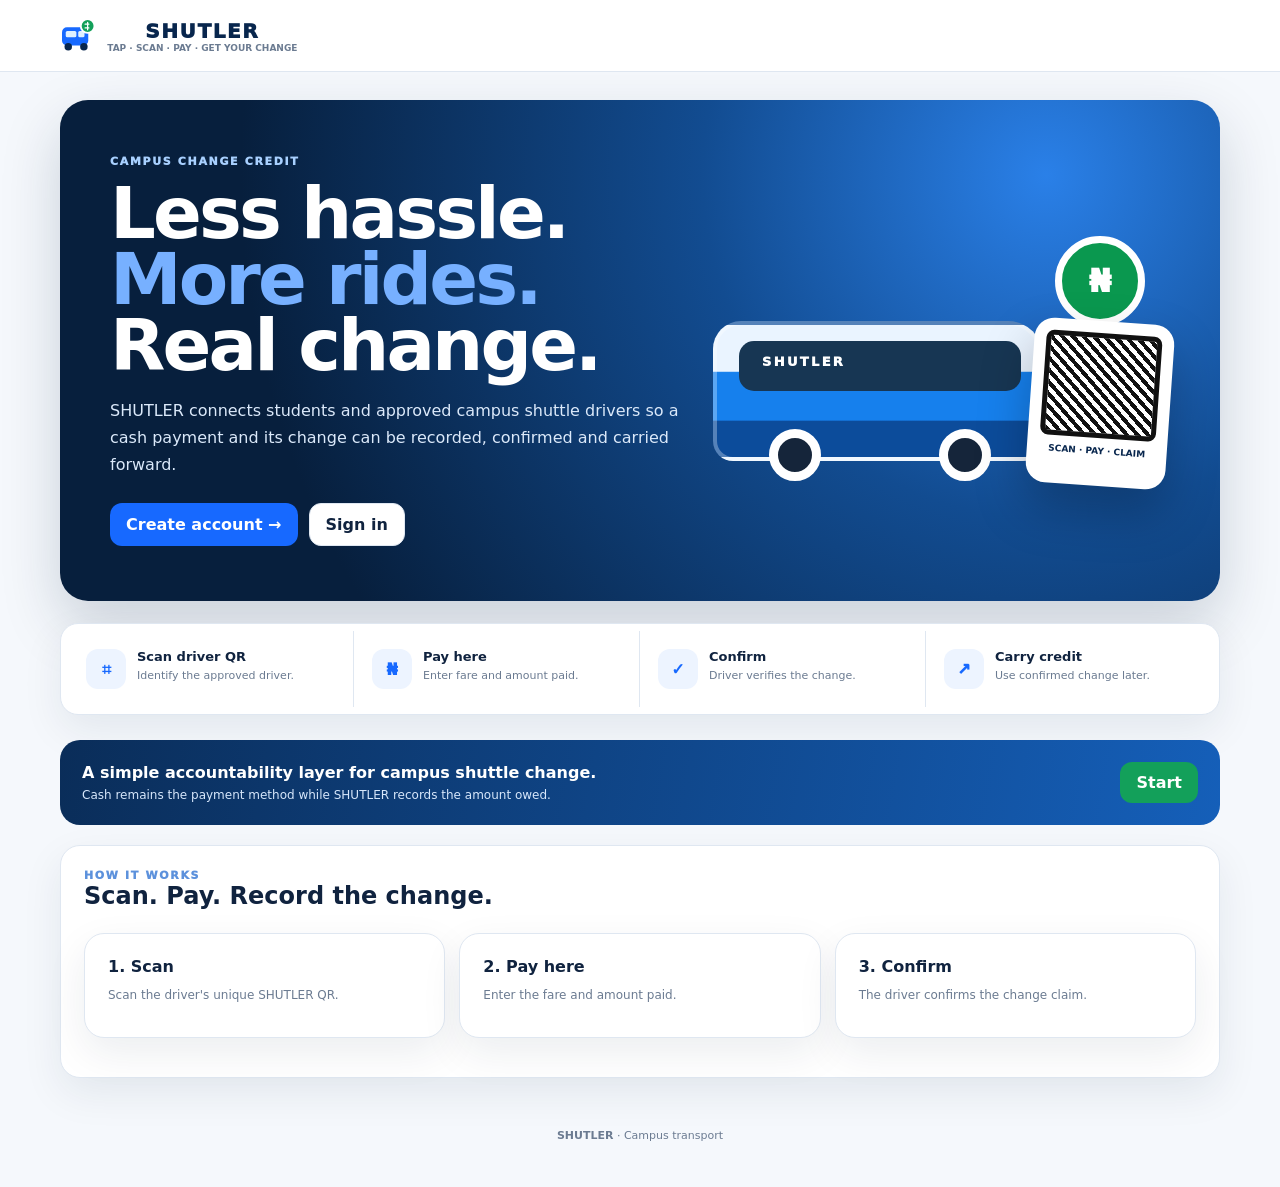
<file: index.html.html>
<!DOCTYPE html>
<html lang="en">
<head>
<meta charset="UTF-8">
<meta name="viewport" content="width=device-width,initial-scale=1">
<meta name="theme-color" content="#08264d">
<title>SHUTLER — Campus Change Credit</title>
<style>
:root{--navy:#08264d;--blue:#1769ff;--green:#13a05a;--red:#d64545;--bg:#f5f8fc;--card:#fff;--text:#10233f;--muted:#6b7b91;--line:#dfe7f1;--shadow:0 15px 40px rgba(15,39,70,.08)}
*{box-sizing:border-box}body{margin:0;background:var(--bg);color:var(--text);font-family:Inter,system-ui,-apple-system,BlinkMacSystemFont,"Segoe UI",sans-serif}button,input,select,textarea{font:inherit}button{cursor:pointer}.hidden{display:none!important}.shell{width:min(1160px,92%);margin:auto}.top{height:72px;background:#fff;border-bottom:1px solid var(--line);display:flex;align-items:center;justify-content:space-between;padding:0 4%;position:sticky;top:0;z-index:20}.brand{border:0;background:transparent;display:flex;align-items:center;gap:10px;color:var(--navy)}.brand-mark{width:40px}.brand-name{font-weight:950;letter-spacing:.08em;font-size:20px}.brand-tag{display:block;font-size:9px;color:var(--muted);font-weight:800}.top-actions{display:flex;align-items:center;gap:9px}.role-pill{padding:8px 12px;border-radius:999px;background:#eef4fb;font-size:12px;font-weight:850}.avatar{width:38px;height:38px;border-radius:50%;display:grid;place-items:center;background:var(--navy);color:#fff;font-weight:900}.btn{border:0;border-radius:12px;padding:11px 16px;font-weight:850;display:inline-flex;align-items:center;justify-content:center;gap:8px}.btn:disabled{opacity:.5;cursor:not-allowed}.primary{background:var(--navy);color:#fff}.blue{background:var(--blue);color:#fff}.green{background:var(--green);color:#fff}.outline{background:#fff;border:1px solid var(--line);color:var(--text)}.soft{background:#edf4ff;color:#1551b4}.red{background:#fff0f0;color:var(--red)}.hero{margin:28px 0 22px;border-radius:28px;background:radial-gradient(circle at 85% 15%,#2a80e8,#124c91 32%,#071f3d 75%);color:#fff;min-height:430px;display:grid;grid-template-columns:1.1fr .9fr;align-items:center;padding:55px 50px;box-shadow:0 24px 60px rgba(6,31,61,.18)}.eyebrow{text-transform:uppercase;letter-spacing:.15em;font-size:11px;font-weight:950;color:#5c91dc}.hero .eyebrow{color:#a8d0ff}.hero h1{font-size:clamp(42px,6vw,72px);line-height:.92;letter-spacing:-.04em;margin:12px 0 18px}.hero h1 span{color:#77b0ff}.hero p{max-width:650px;color:#dbe9fa;line-height:1.7}.hero-actions{display:flex;gap:11px;flex-wrap:wrap;margin-top:25px}.scene{height:290px;position:relative}.bus{position:absolute;left:20px;bottom:35px;width:330px;height:140px;border-radius:28px 35px 20px 20px;background:linear-gradient(#eaf4ff 0 35%,#1680ed 36% 72%,#0c4c9b 73%);border:4px solid rgba(255,255,255,.3)}.bus:before{content:"";position:absolute;left:22px;top:16px;width:282px;height:50px;border-radius:15px;background:#173653}.bus:after{content:"SHUTLER";position:absolute;left:45px;top:29px;color:#fff;font-size:13px;font-weight:950;letter-spacing:.18em}.wheel{position:absolute;bottom:-24px;width:52px;height:52px;border-radius:50%;background:#15253a;border:9px solid #fff}.wheel.a{left:52px}.wheel.b{right:48px}.coin{position:absolute;right:25px;top:30px;width:90px;height:90px;border-radius:50%;display:grid;place-items:center;background:#0a984f;border:7px solid #fff;color:#fff;font-size:32px;font-weight:950}.qr-card{position:absolute;right:0;bottom:10px;width:140px;height:165px;background:#fff;border-radius:20px;padding:12px;box-shadow:0 24px 50px rgba(0,0,0,.25);transform:rotate(4deg);color:var(--navy)}.fake-qr{height:105px;border:5px solid #111;border-radius:8px;background:repeating-linear-gradient(45deg,#111 0 4px,#fff 4px 8px)}.qr-label{font-size:9px;font-weight:900;text-align:center;margin-top:8px}.strip{display:grid;grid-template-columns:repeat(4,1fr);background:#fff;border:1px solid var(--line);border-radius:18px;box-shadow:var(--shadow);padding:7px;margin-bottom:25px}.strip>div{padding:18px;display:flex;gap:11px;border-right:1px solid var(--line)}.strip>div:last-child{border:0}.icon{width:40px;height:40px;flex:0 0 40px;border-radius:12px;background:#edf4ff;color:var(--blue);display:grid;place-items:center;font-weight:950}.strip strong{display:block;font-size:13px}.strip span{display:block;font-size:11px;color:var(--muted);line-height:1.45;margin-top:4px}.card,.stat{background:var(--card);border:1px solid var(--line);border-radius:20px;box-shadow:var(--shadow)}.card{padding:23px;margin:16px 0}.card h2,.card h3{margin:0 0 7px}.page-head{display:flex;justify-content:space-between;align-items:flex-start;gap:20px;margin:28px 0 18px}.page-head h2{font-size:31px;margin:5px 0}.muted{color:var(--muted)}.small{font-size:12px}.center{text-align:center}.stats{display:grid;grid-template-columns:repeat(4,1fr);gap:13px}.stat{padding:18px}.stat label{display:block;font-size:11px;color:var(--muted);font-weight:850;text-transform:uppercase}.stat strong{display:block;font-size:27px;margin-top:8px}.features{display:grid;grid-template-columns:repeat(4,1fr);gap:13px;margin:18px 0}.feature{padding:18px;border:1px solid var(--line);background:#fff;border-radius:17px;text-align:left;min-height:120px}.feature strong{display:block}.feature span{display:block;color:var(--muted);font-size:11px;line-height:1.45;margin-top:5px}.grid{display:grid;grid-template-columns:repeat(3,1fr);gap:14px}.two{grid-template-columns:1.1fr .9fr}.list{display:grid;gap:9px}.row{display:flex;align-items:center;justify-content:space-between;gap:14px;padding:13px;border:1px solid var(--line);border-radius:14px;background:#fff}.row-title{font-weight:850}.row-sub{font-size:11px;color:var(--muted);margin-top:4px}.actions{display:flex;gap:7px;align-items:center;flex-wrap:wrap}.badge{display:inline-flex;padding:6px 9px;border-radius:999px;font-size:10px;font-weight:950;text-transform:uppercase}.pending{background:#fff6df;color:#d99012}.approved,.confirmed,.resolved{background:#e9f9f0;color:#0d7e45}.rejected,.open{background:#fff0f0;color:#d64545}.green-text{color:#0d7e45}.red-text{color:#d64545}.auth-wrap{min-height:calc(100vh - 72px);display:grid;place-items:center;padding:45px 0}.auth{width:min(510px,100%)}form{display:grid;gap:13px}label{font-size:12px;font-weight:850}input,select,textarea{width:100%;border:1px solid #cbd6e3;border-radius:12px;padding:12px;background:#fff;outline:0;color:var(--text)}input:focus,select:focus,textarea:focus{border-color:#6d9fec;box-shadow:0 0 0 3px #e8f1ff}.form-grid{display:grid;grid-template-columns:1fr 1fr;gap:13px}.roles{display:grid;grid-template-columns:repeat(3,1fr);gap:9px}.role{border:1px solid var(--line);border-radius:13px;padding:13px;cursor:pointer}.role.selected{border:2px solid var(--blue);background:#f1f6ff}.role input{display:none}.role strong{display:block}.role span{display:block;font-size:10px;color:var(--muted);margin-top:3px}.helper,.notice,.danger{padding:13px;border-radius:12px;font-size:11px;line-height:1.55}.helper{background:#f7f9fc;border:1px dashed #cbd5e1;color:var(--muted)}.notice{background:#eef5ff;color:#214e90}.danger{background:#fff0f0;color:#8d3030}.scanner{display:grid;grid-template-columns:1.15fr .85fr;gap:18px}.reader{min-height:370px;border:1px dashed #b7c5d8;border-radius:18px;background:#f9fbfe;overflow:hidden;display:grid;place-items:center}.reader>div{max-width:100%}.driver-box{border:1px solid #cfe7d8;background:#f6fff9;border-radius:15px;padding:17px}.pay-box{border:1px solid #cfe0f7;background:#f8fbff;border-radius:16px;padding:18px}.pay-total{font-size:38px;font-weight:950;margin:7px 0}.wallet-head{display:flex;justify-content:space-between;gap:20px}.wallet{min-width:190px;padding:15px;border-radius:15px;background:#f4f8ff;border:1px solid #dce8f7}.wallet span{display:block;font-size:10px;color:var(--muted);font-weight:850;text-transform:uppercase}.wallet strong{display:block;font-size:26px;margin-top:4px}.bank{margin-top:18px;padding:18px;border-radius:15px;background:#fafcff;border:1px solid var(--line)}.bank-grid{display:grid;grid-template-columns:repeat(3,1fr);gap:10px;margin:13px 0}.bank-grid div{padding:12px;border-radius:11px;background:#fff;border:1px solid var(--line)}.bank-grid span{display:block;font-size:9px;color:var(--muted);font-weight:850;text-transform:uppercase;margin-bottom:5px}.empty{padding:28px;text-align:center;color:var(--muted);border:1px dashed #cfd8e5;border-radius:13px}.modal{position:fixed;inset:0;background:rgba(4,16,32,.68);display:grid;place-items:center;padding:20px;z-index:50}.modal-box{background:#fff;border-radius:22px;width:min(530px,100%);padding:27px;position:relative}.close{position:absolute;right:14px;top:8px;border:0;background:transparent;font-size:28px;color:var(--muted)}.qr-holder{display:flex;justify-content:center;padding:18px}.toast{position:fixed;left:50%;bottom:24px;transform:translateX(-50%);background:#10233f;color:#fff;padding:12px 18px;border-radius:12px;z-index:80;font-weight:800;font-size:12px}.footer{padding:35px 0 45px;text-align:center;color:var(--muted);font-size:11px}.banner{margin:20px 0;padding:22px;border-radius:20px;background:linear-gradient(100deg,#0a2d59,#155fb9);color:#fff;display:flex;justify-content:space-between;gap:20px;align-items:center}.banner p{color:#d7e7fb;margin:6px 0 0;font-size:12px}
@media(max-width:950px){.hero{grid-template-columns:1fr}.stats,.features,.strip{grid-template-columns:repeat(2,1fr)}.strip>div:nth-child(2){border-right:0}.two,.scanner{grid-template-columns:1fr}.grid{grid-template-columns:1fr 1fr}}
@media(max-width:620px){.top{height:66px}.brand-name{font-size:17px}.role-pill{display:none}.hero{padding:34px 22px}.hero h1{font-size:43px}.stats,.features,.strip,.roles,.form-grid,.bank-grid,.grid{grid-template-columns:1fr}.strip>div{border-right:0;border-bottom:1px solid var(--line)}.strip>div:last-child{border-bottom:0}.page-head,.wallet-head{flex-direction:column}.wallet{width:100%}.row{align-items:flex-start;flex-direction:column}.auth{padding:20px}.bus{transform:scale(.78);transform-origin:left bottom}.qr-card{transform:scale(.78) rotate(4deg)}.coin{transform:scale(.8)}}
</style>
</head>
<body>
<div id="app"></div>
<div id="toast" class="toast hidden"></div>
<div id="modal" class="modal hidden"></div>
<script>
const DB_KEY="shutler_demo_db_v7",SESSION_KEY="shutler_demo_session_v7",APP_NAME="SHUTLER";
const seed={users:[{id:"admin1",name:"FUTA Transport Admin",email:"admin@futa.shutler.demo",password:"admin123",role:"admin",school:"FUTA",status:"approved"},{id:"stu1",name:"Joseph",email:"student@shutler.demo",password:"student123",role:"student",school:"FUTA",status:"approved",demoBalance:2000,credit:300},{id:"drv1",name:"Adewale",email:"driver@shutler.demo",password:"driver123",role:"driver",school:"FUTA",status:"approved",demoBalance:4850},{id:"drv2",name:"Emeka",email:"pending.driver@shutler.demo",password:"driver123",role:"driver",school:"FUTA",status:"pending",demoBalance:0}],claims:[{id:"c1",studentId:"stu1",driverId:"drv1",amount:300,fare:200,paid:500,status:"confirmed"}],transactions:[{id:"t1",userId:"stu1",type:"credit",amount:300,title:"Change credit received",detail:"Driver confirmed",status:"confirmed",claimId:"c1"},{id:"t2",userId:"stu1",type:"fare",amount:-200,title:"Ride payment",detail:"Approved shuttle",status:"confirmed"}],issues:[],settings:{fare:200}};
function clone(x){return JSON.parse(JSON.stringify(x))}function db(){let r=localStorage.getItem(DB_KEY);if(!r){localStorage.setItem(DB_KEY,JSON.stringify(seed));return clone(seed)}try{return JSON.parse(r)}catch(e){localStorage.setItem(DB_KEY,JSON.stringify(seed));return clone(seed)}}function save(x){localStorage.setItem(DB_KEY,JSON.stringify(x))}function user(){const id=localStorage.getItem(SESSION_KEY);return id?db().users.find(x=>x.id===id)||null:null}function setSession(id){localStorage.setItem(SESSION_KEY,id)}function esc(s){return String(s??"").replace(/[&<>'"]/g,c=>({"&":"&amp;","<":"&lt;",">":"&gt;","'":"&#39;","\"":"&quot;"}[c]))}function money(n){return "₦"+Number(n||0).toLocaleString("en-NG")}function toast(s){const t=document.getElementById("toast");t.textContent=s;t.classList.remove("hidden");clearTimeout(window.__toast);window.__toast=setTimeout(()=>t.classList.add("hidden"),2600)}
function stopScanner(){if(window.__scanner){try{window.__scanner.stop().then(()=>window.__scanner.clear()).catch(()=>{})}catch(e){}window.__scanner=null}}
function lib(src,name){if(window[name])return Promise.resolve(window[name]);window.__libs=window.__libs||{};if(window.__libs[name])return window.__libs[name];window.__libs[name]=new Promise((res,rej)=>{const s=document.createElement("script");s.src=src;s.async=true;s.onload=()=>window[name]?res(window[name]):rej();s.onerror=rej;document.head.appendChild(s)});return window.__libs[name]}
function logo(){return `<svg class="brand-mark" viewBox="0 0 64 64"><rect x="8" y="18" width="42" height="29" rx="8" fill="#1769ff"/><rect x="14" y="24" width="17" height="10" rx="2.5" fill="#dff0ff"/><rect x="34" y="24" width="10" height="10" rx="2.5" fill="#dff0ff"/><circle cx="18" cy="49" r="6" fill="#08264d"/><circle cx="43" cy="49" r="6" fill="#08264d"/><circle cx="49" cy="16" r="11" fill="#13a05a" stroke="#fff" stroke-width="3"/><path d="M49 10v12M45 13h6M45 19h6" stroke="#fff" stroke-width="2" stroke-linecap="round"/></svg>`}
function header(u){return `<header class="top"><button class="brand" onclick="render()">${logo()}<span><span class="brand-name">SHUTLER</span><span class="brand-tag">TAP · SCAN · PAY · GET YOUR CHANGE</span></span></button>${u?`<div class="top-actions"><span class="role-pill">${esc(u.school)} · ${esc(u.role)}</span><span class="avatar">${esc((u.name||"U")[0].toUpperCase())}</span><button class="btn outline" onclick="logout()">Sign out</button></div>`:""}</header>`}
function landing(){return `${header()}<main class="shell"><section class="hero"><div><div class="eyebrow">Campus change credit</div><h1>Less hassle.<br><span>More rides.</span><br>Real change.</h1><p>SHUTLER connects students and approved campus shuttle drivers so a cash payment and its change can be recorded, confirmed and carried forward.</p><div class="hero-actions"><button class="btn blue" onclick="showAuth('signup')">Create account →</button><button class="btn outline" onclick="showAuth('login')">Sign in</button></div></div><div><div class="scene"><div class="bus"><div class="wheel a"></div><div class="wheel b"></div></div><div class="coin">₦</div><div class="qr-card"><div class="fake-qr"></div><div class="qr-label">SCAN · PAY · CLAIM</div></div></div></div></section><section class="strip"><div><div class="icon">⌗</div><div><strong>Scan driver QR</strong><span>Identify the approved driver.</span></div></div><div><div class="icon">₦</div><div><strong>Pay here</strong><span>Enter fare and amount paid.</span></div></div><div><div class="icon">✓</div><div><strong>Confirm</strong><span>Driver verifies the change.</span></div></div><div><div class="icon">↗</div><div><strong>Carry credit</strong><span>Use confirmed change later.</span></div></div></section><div class="banner"><div><strong>A simple accountability layer for campus shuttle change.</strong><p>Cash remains the payment method while SHUTLER records the amount owed.</p></div><button class="btn green" onclick="showAuth('signup')">Start</button></div><section class="card"><div class="eyebrow">How it works</div><h2>Scan. Pay. Record the change.</h2><div class="grid"><div class="card"><b>1. Scan</b><p class="small muted">Scan the driver's unique SHUTLER QR.</p></div><div class="card"><b>2. Pay here</b><p class="small muted">Enter the fare and amount paid.</p></div><div class="card"><b>3. Confirm</b><p class="small muted">The driver confirms the change claim.</p></div></div></section><div class="footer"><strong>SHUTLER</strong> · Campus transport</div></main>`}
function showAuth(mode){stopScanner();document.getElementById("app").innerHTML=auth(mode)}
function auth(mode){return `${header()}<main class="shell auth-wrap"><div class="card auth"><div class="eyebrow">SHUTLER · FUTA</div><h2>${mode==="signup"?"Create account":"Welcome back"}</h2><p class="muted">${mode==="signup"?"Choose your role and enter your details.":"Sign in to continue."}</p>${mode==="signup"?signup():login()}<div style="margin-top:15px;text-align:center"><button class="btn outline" onclick="showAuth('${mode==="signup"?"login":"signup"}')">${mode==="signup"?"Already have an account? Sign in":"Need an account? Create one"}</button></div></div></main>`}
function signup(){return `<form onsubmit="createAccount(event)"><label>Full name<input id="name" required></label><label>Email<input id="email" type="email" required></label><label>Password<input id="password" type="password" minlength="6" required></label><label>Account type</label><div class="roles">${[["student","Student","Manage rides and change credit"],["driver","Driver","Confirm student change"],["admin","Admin","Manage transport"]].map((x,i)=>`<label class="role ${i===0?"selected":""}"><input type="radio" name="role" value="${x[0]}" ${i===0?"checked":""} onchange="refreshRole()"><strong>${x[1]}</strong><span>${x[2]}</span></label>`).join("")}</div><div id="roleFields">${roleFields("student")}</div><button class="btn primary" type="submit">Create account →</button></form>`}
function roleFields(r){if(r==="driver")return `<label>School<select id="school"><option>FUTA</option></select></label><div class="notice">Driver accounts wait for FUTA admin approval.</div>`;if(r==="admin")return `<label>School<select id="school"><option>FUTA</option></select></label><label>Admin access code<input id="adminCode" placeholder="FUTA-ADMIN"></label>`;return `<label>School<select id="school"><option>FUTA</option></select></label>`}
function refreshRole(){const r=document.querySelector('input[name="role"]:checked')?.value||"student";document.getElementById("roleFields").innerHTML=roleFields(r);document.querySelectorAll(".role").forEach(x=>x.classList.remove("selected"));document.querySelector('input[value="'+r+'"]').parentElement.classList.add("selected")}
function login(){return `<form onsubmit="doLogin(event)"><label>Email<input id="loginEmail" type="email" required></label><label>Password<input id="loginPassword" type="password" required></label><button class="btn primary" type="submit">Sign in →</button><div class="helper"><b>Demo accounts</b><br>Student: student@shutler.demo / student123<br>Driver: driver@shutler.demo / driver123<br>Admin: admin@futa.shutler.demo / admin123</div></form>`}
function createAccount(e){e.preventDefault();const f=e.target,r=f.querySelector('input[name="role"]:checked').value,d=db(),email=f.querySelector("#email").value.trim().toLowerCase();if(d.users.some(x=>x.email===email))return toast("That email is already registered.");if(r==="admin"&&f.querySelector("#adminCode")?.value!=="FUTA-ADMIN")return toast("Invalid admin access code.");const u={id:r[0]+Date.now(),name:f.querySelector("#name").value.trim(),email,password:f.querySelector("#password").value,role:r,school:f.querySelector("#school")?.value||"FUTA",status:r==="driver"?"pending":"approved",demoBalance:r==="student"?2000:r==="driver"?4850:0,credit:0};d.users.push(u);save(d);setSession(u.id);toast(r==="driver"?"Account created. Awaiting approval.":"Account created.");render()}
function doLogin(e){e.preventDefault();const d=db(),u=d.users.find(x=>x.email===document.getElementById("loginEmail").value.trim().toLowerCase()&&x.password===document.getElementById("loginPassword").value);if(!u)return toast("Invalid email or password.");setSession(u.id);render()}function logout(){stopScanner();localStorage.removeItem(SESSION_KEY);render()}function resetDemo(){stopScanner();localStorage.setItem(DB_KEY,JSON.stringify(seed));localStorage.removeItem(SESSION_KEY);render();toast("Demo reset.")}
function nav(r){return `<div class="small muted" style="margin-top:18px">SHUTLER · ${r} workspace</div>`}
function student(u){const d=db(),claims=d.claims.filter(x=>x.studentId===u.id).reverse(),tx=d.transactions.filter(x=>x.userId===u.id).reverse();return `${header(u)}<main class="shell">${nav("student")}<div class="page-head"><div><div class="eyebrow">Student dashboard</div><h2>Good afternoon, ${esc(u.name)}.</h2><p class="muted">Scan the driver, pay for the ride and record any change owed.</p></div><button class="btn blue" onclick="studentAction('scan')">Scan QR →</button></div><div class="stats"><div class="stat"><label>Change credit</label><strong class="green-text">${money(u.credit)}</strong></div><div class="stat"><label>Wallet balance</label><strong>${money(u.demoBalance)}</strong></div><div class="stat"><label>Pending claims</label><strong>${claims.filter(x=>x.status==="pending").length}</strong></div><div class="stat"><label>Total claims</label><strong>${claims.length}</strong></div></div><div class="features"><button class="feature" onclick="studentAction('scan')"><div class="icon">⌗</div><strong>Scan QR</strong><span>Use this computer camera to scan the driver's phone.</span></button><button class="feature" onclick="studentAction('wallet')"><div class="icon">+</div><strong>Fund wallet</strong><span>Simulate adding transport funds.</span></button><button class="feature" onclick="studentAction('credit')"><div class="icon">↗</div><strong>Use credit</strong><span>Apply confirmed change to a ride.</span></button><button class="feature" onclick="studentAction('issue')"><div class="icon">!</div><strong>Report issue</strong><span>Send a transaction issue to admin.</span></button></div><div id="studentAction">${scanView()}</div><div class="grid two"><div class="card" style="background:linear-gradient(135deg,#08264d,#155fb9);color:#fff;border:0"><div class="eyebrow" style="color:#9dcbff">Confirmed change credit</div><h3>Carry your credit forward</h3><div style="font-size:42px;font-weight:950;margin:7px 0">${money(u.credit)}</div><div style="color:#d3e5fa">Available for a future approved ride.</div></div><div class="card"><div class="eyebrow">Recent activity</div><h3>Transactions</h3><div class="list">${tx.slice(0,5).map(transactionRow).join("")||'<div class="empty">No transactions yet.</div>'}</div></div></div><div class="card"><div class="eyebrow">Claims</div><h3>My change claims</h3><div class="list">${claims.map(c=>claimRow(c,d)).join("")||'<div class="empty">No change claims yet.</div>'}</div></div><div class="footer"><strong>SHUTLER</strong> · Your change, made visible.</div></main>`}
function transactionRow(t){return `<div class="row"><div><div class="row-title">${esc(t.title)}</div><div class="row-sub">${esc(t.detail||"")}</div></div><strong class="${Number(t.amount)>=0?"green-text":"red-text"}">${Number(t.amount)>=0?"+":""}${money(t.amount)}</strong></div>`}
function claimRow(c,d){const dr=d.users.find(x=>x.id===c.driverId);return `<div class="row"><div><div class="row-title">${money(c.amount)} change · ${esc(dr?.name||"Driver")}</div><div class="row-sub">Fare ${money(c.fare)} · Paid ${money(c.paid)}</div></div><span class="badge ${c.status}">${c.status}</span></div>`}
function scanView(){return `<div class="card"><div class="eyebrow">Pay a driver</div><h3>Scan the driver's SHUTLER QR</h3><p class="muted">Point this computer camera at the driver's QR. After the driver is verified, the fare set by the transport admin appears automatically.</p><div class="scanner"><div class="reader" id="reader"><div class="small muted center">Press Scan QR to open the camera.</div></div><div><div id="scanResult" class="driver-box"><b>No driver scanned</b><div class="small muted" style="margin-top:5px">Driver details and payment options will appear here after scanning.</div></div><button class="btn blue" style="width:100%;margin-top:10px" onclick="startScanner()">Start camera</button><button class="btn outline" style="width:100%;margin-top:8px" onclick="demoScan()">Use demo driver</button></div></div></div>`}
function studentAction(type){stopScanner();const h=document.getElementById("studentAction"),u=user();if(!h)return;if(type==="scan"){h.innerHTML=scanView();setTimeout(startScanner,150);return}if(type==="wallet"){h.innerHTML=walletView(u);return}if(type==="credit"){h.innerHTML=creditView(u);return}if(type==="issue"){h.innerHTML=issueView(u)}}
async function startScanner(){const el=document.getElementById("reader");if(!el)return;if(!window.isSecureContext&&!['localhost','127.0.0.1'].includes(location.hostname)){el.innerHTML='<div class="danger center">Camera access requires HTTPS. Open the Vercel site.</div>';return toast("Open the HTTPS Vercel site to scan.")}el.innerHTML='<div class="small muted center">Opening camera…</div>';try{const H=await lib("https://unpkg.com/html5-qrcode@2.3.8/html5-qrcode.min.js","Html5Qrcode");stopScanner();el.innerHTML="";const r=new H("reader");window.__scanner=r;await r.start({facingMode:"environment"},{fps:10,qrbox:250,aspectRatio:1},handleScan,()=>{})}catch(e){try{const H=window.Html5Qrcode;if(!H)throw e;const cams=await H.getCameras();if(!cams.length)throw e;stopScanner();el.innerHTML="";const r=new H("reader");window.__scanner=r;await r.start(cams[0].id,{fps:10,qrbox:250},handleScan,()=>{})}catch(err){window.__scanner=null;el.innerHTML='<div class="danger center">Camera could not be opened. Check browser permission and make sure this is the HTTPS Vercel site.</div>';toast("Camera access was unavailable.")}}}
function handleScan(text){try{const p=JSON.parse(text),d=db(),dr=d.users.find(x=>x.id===p.driverId&&x.role==="driver"&&x.school===p.school&&x.status==="approved");if(!dr)throw 0;stopScanner();window.__selectedDriver=dr.id;showDriver(dr)}catch(e){toast("This is not a valid approved SHUTLER driver QR.")}}
function demoScan(){const d=db(),dr=d.users.find(x=>x.id==="drv1"&&x.status==="approved");if(!dr)return;stopScanner();window.__selectedDriver=dr.id;showDriver(dr)}
function showDriver(dr){const el=document.getElementById("scanResult"),fare=Number(db().settings?.fare||200);if(el)el.innerHTML=`<b>Driver identified</b><h3 style="margin:6px 0">${esc(dr.name)}</h3><div class="small muted">${esc(dr.school)} · Approved driver</div><div class="pay-box" style="margin-top:12px"><div class="small muted">Transport fare set by admin</div><div class="pay-total">${money(fare)}</div><button class="btn green" style="width:100%" onclick="payExact()">Pay ${money(fare)} here</button><button class="btn outline" style="width:100%;margin-top:8px" onclick="requestChangeView()">Request for change</button></div>`;toast("Driver verified. Fare loaded.")}
function paymentView(){requestChangeView()}
function payExact(){const u=user(),d=db(),dr=d.users.find(x=>x.id===window.__selectedDriver&&x.role==="driver"&&x.status==="approved"),fare=Number(d.settings?.fare||200);if(!dr)return toast("Scan a driver first.");d.transactions.push({id:"t"+Date.now(),userId:u.id,type:"fare",amount:-fare,title:"Transport payment",detail:`Paid ${money(fare)} to ${dr.name}`,status:"confirmed"});save(d);toast(`${money(fare)} payment recorded.`);render()}
function requestChangeView(){const h=document.getElementById("studentAction"),d=db(),dr=d.users.find(x=>x.id===window.__selectedDriver&&x.role==="driver"&&x.status==="approved"),fare=Number(d.settings?.fare||200);if(!dr)return toast("Scan a driver first.");h.innerHTML=`<div class="card"><div class="eyebrow">Request for change</div><h3>Pay cash and record the change owed</h3><p class="muted">${esc(dr.name)} · ${esc(dr.school)} · Fare fixed by transport admin</p><div class="pay-box"><div class="wallet" style="min-width:0;margin-bottom:13px"><span>Transport fare</span><strong>${money(fare)}</strong></div><label>Amount of cash paid<input id="changePaid" type="number" min="${fare}" value="500" oninput="calcRequestedChange()"></label><div id="requestedChange" class="notice" style="margin-top:13px">Change to receive: <b>${money(500-fare)}</b></div><button class="btn green" style="width:100%;margin-top:13px" onclick="completePayment()">Record payment & request ${money(500-fare)} change →</button></div></div>`;calcRequestedChange()}
function calcRequestedChange(){const d=db(),fare=Number(d.settings?.fare||200),paid=Number(document.getElementById("changePaid")?.value||0),x=document.getElementById("requestedChange");if(x)x.innerHTML=`Change to receive: <b>${money(Math.max(0,paid-fare))}</b>`}
function calcChange(){calcRequestedChange()}
function completePayment(){const u=user(),d=db(),dr=d.users.find(x=>x.id===window.__selectedDriver&&x.role==="driver"&&x.status==="approved"),fare=Number(d.settings?.fare||200),paid=Number(document.getElementById("changePaid")?.value||0),change=paid-fare;if(!dr)return toast("Driver not found.");if(!Number.isFinite(paid)||paid<fare)return toast(`Cash paid must be at least ${money(fare)}.`);if(change<=0)return payExact();const now=Date.now(),cid="c"+now;d.claims.push({id:cid,studentId:u.id,driverId:dr.id,amount:change,fare,paid,status:"pending"});d.transactions.push({id:"t"+now,userId:u.id,type:"fare",amount:-fare,title:"Transport payment",detail:`Paid ${money(paid)} cash to ${dr.name}`,status:"confirmed"});d.transactions.push({id:"t"+(now+1),userId:u.id,type:"claim",amount:change,title:"Change requested",detail:`${money(change)} awaiting ${dr.name}'s confirmation`,status:"pending",claimId:cid});save(d);toast(`${money(change)} change request sent to ${dr.name}.`);render()}
function walletView(u){return `<div class="card"><div class="eyebrow">Demo wallet</div><div class="wallet-head"><div><h3>Fund your SHUTLER wallet</h3><p class="muted">Simulated funding for the demonstration.</p></div><div class="wallet"><span>Current balance</span><strong>${money(u.demoBalance)}</strong></div></div><div class="bank"><strong>Bank transfer simulation</strong><div class="bank-grid"><div><span>Bank</span><strong>SHUTLER Demo Bank</strong></div><div><span>Account name</span><strong>${esc(u.name)}</strong></div><div><span>Account number</span><strong>0123456789</strong></div></div><button class="btn green" onclick="fundDemo()">Add ₦1,000 demo funds</button></div></div>`}
function fundDemo(){const u=user(),d=db(),x=d.users.find(a=>a.id===u.id);x.demoBalance=Number(x.demoBalance||0)+1000;d.transactions.push({id:"t"+Date.now(),userId:x.id,type:"funding",amount:1000,title:"Wallet funding",detail:"Demo bank transfer",status:"confirmed"});save(d);toast("₦1,000 added.");render()}
function creditView(u){const d=db(),drivers=d.users.filter(x=>x.role==="driver"&&x.school===u.school&&x.status==="approved");return `<div class="card"><div class="eyebrow">Use confirmed credit</div><h3>Apply change credit to a ride</h3><div class="wallet" style="margin:12px 0"><span>Available credit</span><strong>${money(u.credit)}</strong></div><form onsubmit="useCredit(event)"><label>Driver<select id="creditDriver"><option value="">Select driver</option>${drivers.map(x=>`<option value="${x.id}">${esc(x.name)}</option>`).join("")}</select></label><label>Ride amount<input id="creditAmount" type="number" min="1" required></label><button class="btn green" type="submit" ${u.credit<=0?"disabled":""}>Apply credit →</button></form></div>`}
function useCredit(e){e.preventDefault();const u=user(),d=db(),x=d.users.find(a=>a.id===u.id),amount=Number(document.getElementById("creditAmount").value),dr=d.users.find(a=>a.id===document.getElementById("creditDriver").value);if(!dr)return toast("Select a driver.");if(amount<=0||amount>x.credit)return toast("Enter an amount within your available credit.");x.credit-=amount;d.transactions.push({id:"t"+Date.now(),userId:x.id,type:"fare",amount:-amount,title:"Ride paid with change credit",detail:dr.name,status:"confirmed"});save(d);toast("Credit applied.");render()}
function issueView(){return `<div class="card"><div class="eyebrow">Support</div><h3>Report a transaction issue</h3><form onsubmit="submitIssue(event)"><label>What happened?<textarea id="issueText" rows="4" required></textarea></label><button class="btn primary">Send to transport admin →</button></form></div>`}
function submitIssue(e){e.preventDefault();const u=user(),d=db(),text=document.getElementById("issueText").value.trim();if(!text)return;d.issues.push({id:"i"+Date.now(),studentId:u.id,title:"Student transaction issue",text,status:"open"});save(d);toast("Issue sent.");render()}
function driver(u){const d=db(),claims=d.claims.filter(x=>x.driverId===u.id).reverse();return `${header(u)}<main class="shell">${nav("driver")}<div class="page-head"><div><div class="eyebrow">Driver dashboard</div><h2>Welcome, ${esc(u.name)}.</h2><p class="muted">Show your QR to the student. After the student pays, verify the change claim.</p></div><button class="btn blue" onclick="openQR('${u.id}')">Show my QR →</button></div><div class="stats"><div class="stat"><label>Account balance</label><strong>${money(u.demoBalance)}</strong></div><div class="stat"><label>School</label><strong style="font-size:22px">${esc(u.school)}</strong></div><div class="stat"><label>Pending claims</label><strong>${claims.filter(x=>x.status==="pending").length}</strong></div><div class="stat"><label>Total claims</label><strong>${claims.length}</strong></div></div><div class="card"><div class="eyebrow">Driver QR</div><h3>Your unique SHUTLER QR</h3><p class="muted">Open this QR on your phone and let the student's computer camera scan it.</p><button class="btn soft" onclick="openQR('${u.id}')">Open QR code</button></div><div class="card"><div class="eyebrow">Change verification</div><h3>Claims from students</h3><div class="list">${claims.map(c=>{const st=d.users.find(x=>x.id===c.studentId);return `<div class="row"><div><div class="row-title">${money(c.amount)} change · ${esc(st?.name||"Student")}</div><div class="row-sub">Fare ${money(c.fare)} · Paid ${money(c.paid)}</div></div><div class="actions"><span class="badge ${c.status}">${c.status}</span>${c.status==="pending"?`<button class="btn green" onclick="driverDecision('${c.id}','confirmed')">Confirm</button><button class="btn red" onclick="driverDecision('${c.id}','rejected')">Reject</button>`:""}</div></div>`}).join("")||'<div class="empty">No change claims yet.</div>'}</div></div><div class="footer"><strong>SHUTLER</strong> · Driver verification</div></main>`}
function driverDecision(id,status){const d=db(),u=user(),c=d.claims.find(x=>x.id===id);if(!c||c.driverId!==u.id||c.status!=="pending")return toast("Claim already processed.");c.status=status;const st=d.users.find(x=>x.id===c.studentId),tx=d.transactions.find(x=>x.claimId===c.id);if(status==="confirmed"&&st){st.credit=Number(st.credit||0)+Number(c.amount);if(tx){tx.status="confirmed";tx.title="Change credit received";tx.detail=`Confirmed by ${u.name}`}else d.transactions.push({id:"t"+Date.now(),userId:st.id,type:"credit",amount:c.amount,title:"Change credit received",detail:`Confirmed by ${u.name}`,status:"confirmed",claimId:c.id})}else if(tx){tx.status="rejected";tx.title="Change claim rejected";tx.detail=`Rejected by ${u.name}`}save(d);toast(status==="confirmed"?"Change confirmed.":"Claim rejected.");render()}
function pendingDriver(u){return `${header(u)}<main class="shell"><div class="card center" style="max-width:680px;margin:70px auto;padding:40px"><span class="badge pending">Waiting for approval</span><h2>Driver account submitted</h2><p class="muted">Your FUTA driver account is waiting for transport admin approval.</p><button class="btn outline" onclick="logout()">Back to sign in</button></div></main>`}
function admin(u){const d=db(),drivers=d.users.filter(x=>x.role==="driver"&&x.school===u.school),issues=d.issues.filter(i=>d.users.find(x=>x.id===i.studentId)?.school===u.school).reverse();return `${header(u)}<main class="shell">${nav("admin")}<div class="page-head"><div><div class="eyebrow">Transport office · ${esc(u.school)}</div><h2>Admin control centre</h2><p class="muted">Approve drivers and resolve student transaction issues.</p></div><button class="btn outline" onclick="resetDemo()">Reset demo</button></div><div class="stats"><div class="stat"><label>Registered drivers</label><strong>${drivers.length}</strong></div><div class="stat"><label>Pending approvals</label><strong>${drivers.filter(x=>x.status==="pending").length}</strong></div><div class="stat"><label>Open issues</label><strong>${issues.filter(x=>x.status==="open").length}</strong></div><div class="stat"><label>Status</label><strong style="font-size:21px;color:#13a05a">Live</strong></div></div><div class="card"><div class="eyebrow">Transport settings</div><h3>Set campus shuttle fare</h3><p class="muted">This fare is shown to students immediately after they scan an approved driver.</p><form onsubmit="saveFare(event)"><div class="form-grid"><label>Current fare (₦)<input id="adminFare" type="number" min="1" value="${Number(d.settings?.fare||200)}" required></label><div class="notice">Students can either pay the exact fare or request change after paying a higher cash amount.</div></div><button class="btn blue" type="submit">Save transport fare</button></form></div><div class="grid two"><div class="card"><div class="eyebrow">Driver management</div><h3>Approval queue</h3><div class="list">${drivers.map(x=>`<div class="row"><div><div class="row-title">${esc(x.name)}</div><div class="row-sub">${esc(x.email)} · ${esc(x.school)}</div></div><div class="actions"><span class="badge ${x.status}">${x.status}</span>${x.status==="pending"?`<button class="btn green" onclick="adminDecision('${x.id}','approved')">Approve</button><button class="btn red" onclick="adminDecision('${x.id}','rejected')">Reject</button>`:""}</div></div>`).join("")}</div></div><div class="card"><div class="eyebrow">Student support</div><h3>Transaction issues</h3><div class="list">${issues.map(i=>{const st=d.users.find(x=>x.id===i.studentId);return `<div class="row"><div><div class="row-title">${esc(i.title)}</div><div class="row-sub">${esc(st?.name||"Student")} · ${esc(i.text)}</div></div><div class="actions"><span class="badge ${i.status}">${i.status}</span>${i.status==="open"?`<button class="btn green" onclick="resolveIssue('${i.id}')">Resolve</button>`:""}</div></div>`}).join("")||'<div class="empty">No issues reported.</div>'}</div></div></div></main>`}
function saveFare(e){e.preventDefault();const d=db(),amount=Number(document.getElementById("adminFare").value);if(!Number.isFinite(amount)||amount<=0)return toast("Enter a valid fare.");d.settings=d.settings||{};d.settings.fare=amount;save(d);toast(`Transport fare set to ${money(amount)}.`);render()}
function adminDecision(id,status){const d=db(),u=user(),x=d.users.find(a=>a.id===id&&a.role==="driver"&&a.school===u.school);if(!x)return;x.status=status;save(d);toast(`Driver ${status}.`);render()}function resolveIssue(id){const d=db(),i=d.issues.find(x=>x.id===id);if(!i)return;i.status="resolved";save(d);toast("Issue resolved.");render()}
async function openQR(id){const d=db(),u=d.users.find(x=>x.id===id&&x.role==="driver"&&x.status==="approved");if(!u)return toast("Driver not approved.");const m=document.getElementById("modal");m.innerHTML=`<div class="modal-box"><button class="close" onclick="closeModal()">×</button><div class="eyebrow">DRIVER QR</div><h2>${esc(u.name)}</h2><p class="muted">${esc(u.school)} · Approved driver</p><div id="qr" class="qr-holder"></div><p class="small muted center">Keep this QR open on the driver's phone. Scan it using the student's computer camera.</p></div>`;m.classList.remove("hidden");try{const Q=await lib("https://cdnjs.cloudflare.com/ajax/libs/qrcodejs/1.0.0/qrcode.min.js","QRCode");new Q(document.getElementById("qr"),{text:JSON.stringify({app:APP_NAME,version:3,driverId:u.id,school:u.school}),width:250,height:250,colorDark:"#08264d",colorLight:"#fff",correctLevel:Q.CorrectLevel.M})}catch(e){document.getElementById("qr").innerHTML='<div class="danger center">QR generator could not load. Check internet connection.</div>'}}
function closeModal(){stopScanner();const m=document.getElementById("modal");m.classList.add("hidden");m.innerHTML=""}
function render(){stopScanner();const u=user();document.getElementById("app").innerHTML=u?(u.role==="student"?student(u):u.role==="driver"?(u.status==="approved"?driver(u):pendingDriver(u)):admin(u)):landing()}
window.showAuth=showAuth;window.refreshRole=refreshRole;window.createAccount=createAccount;window.doLogin=doLogin;window.logout=logout;window.resetDemo=resetDemo;window.studentAction=studentAction;window.startScanner=startScanner;window.demoScan=demoScan;window.paymentView=paymentView;window.requestChangeView=requestChangeView;window.payExact=payExact;window.calcRequestedChange=calcRequestedChange;window.calcChange=calcChange;window.completePayment=completePayment;window.saveFare=saveFare;window.fundDemo=fundDemo;window.useCredit=useCredit;window.submitIssue=submitIssue;window.driverDecision=driverDecision;window.adminDecision=adminDecision;window.resolveIssue=resolveIssue;window.openQR=openQR;window.closeModal=closeModal;render();
</script>
</body>
</html>
</file>
